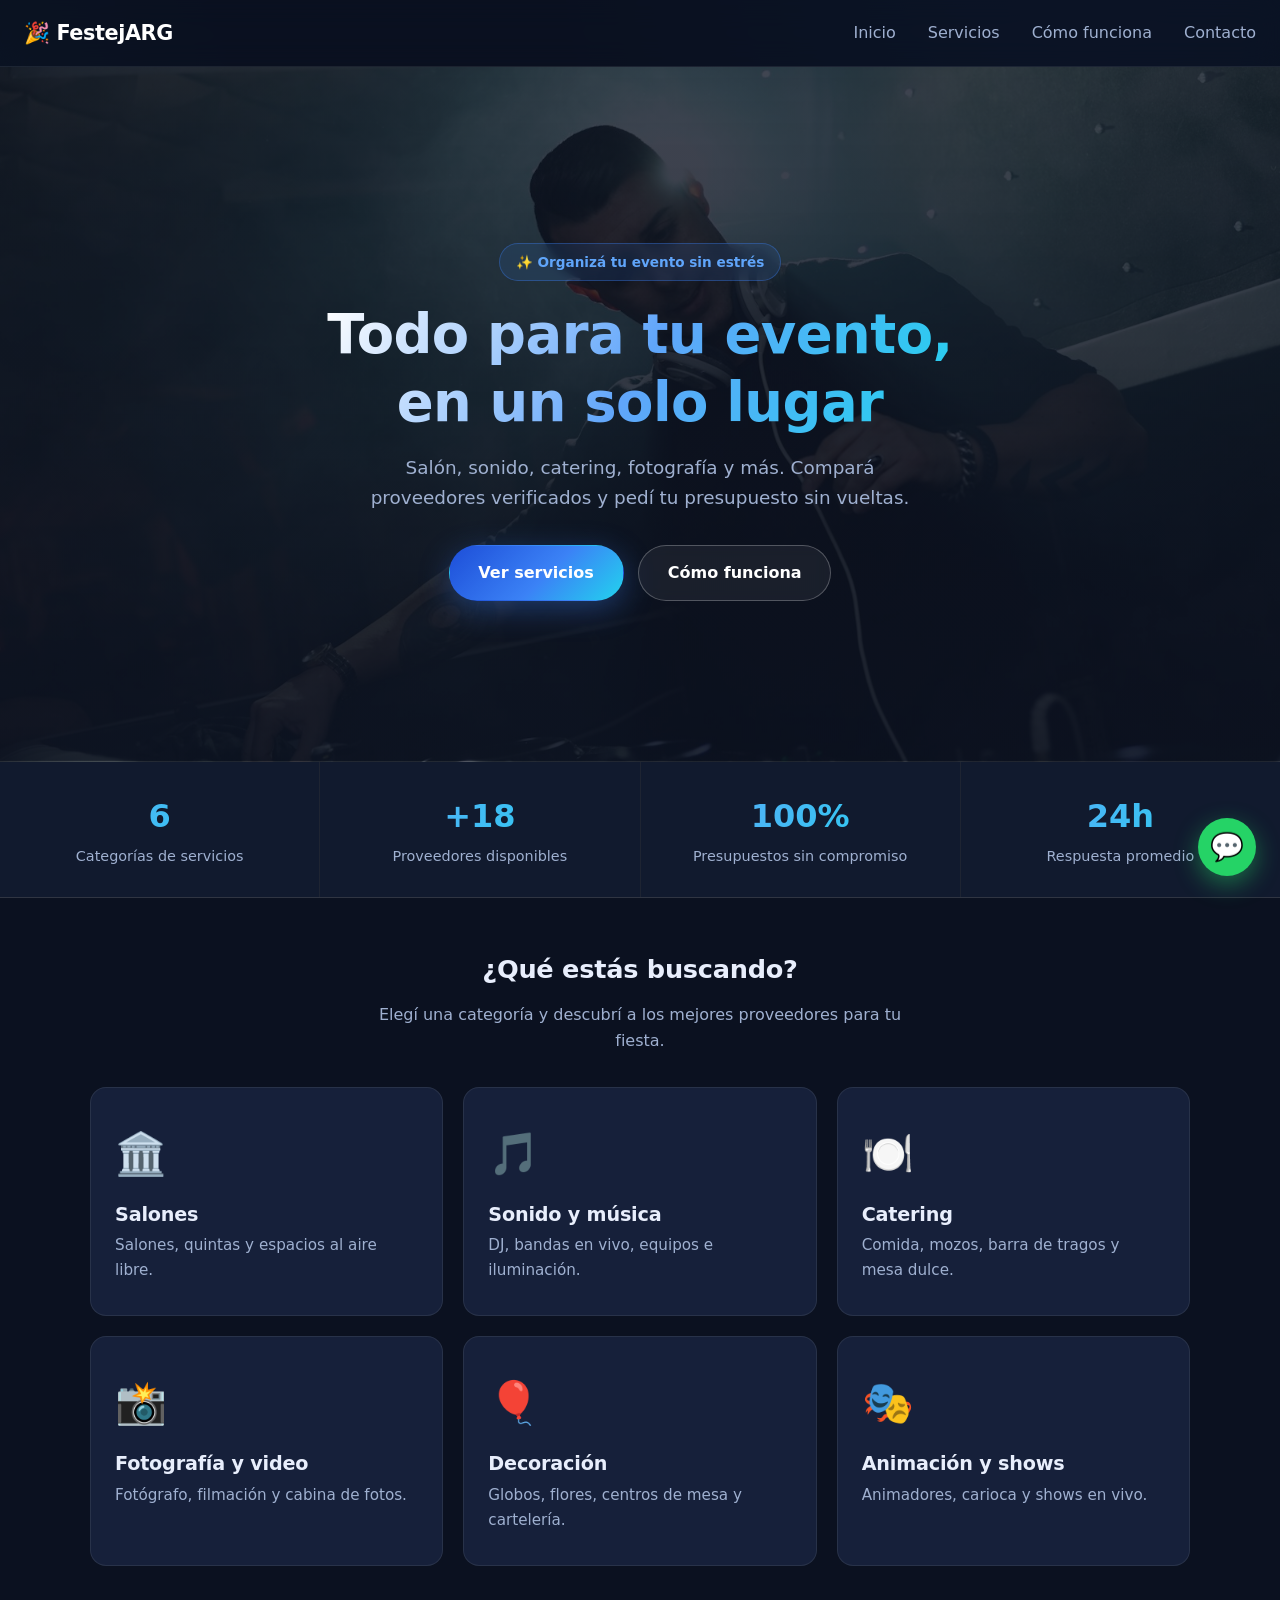
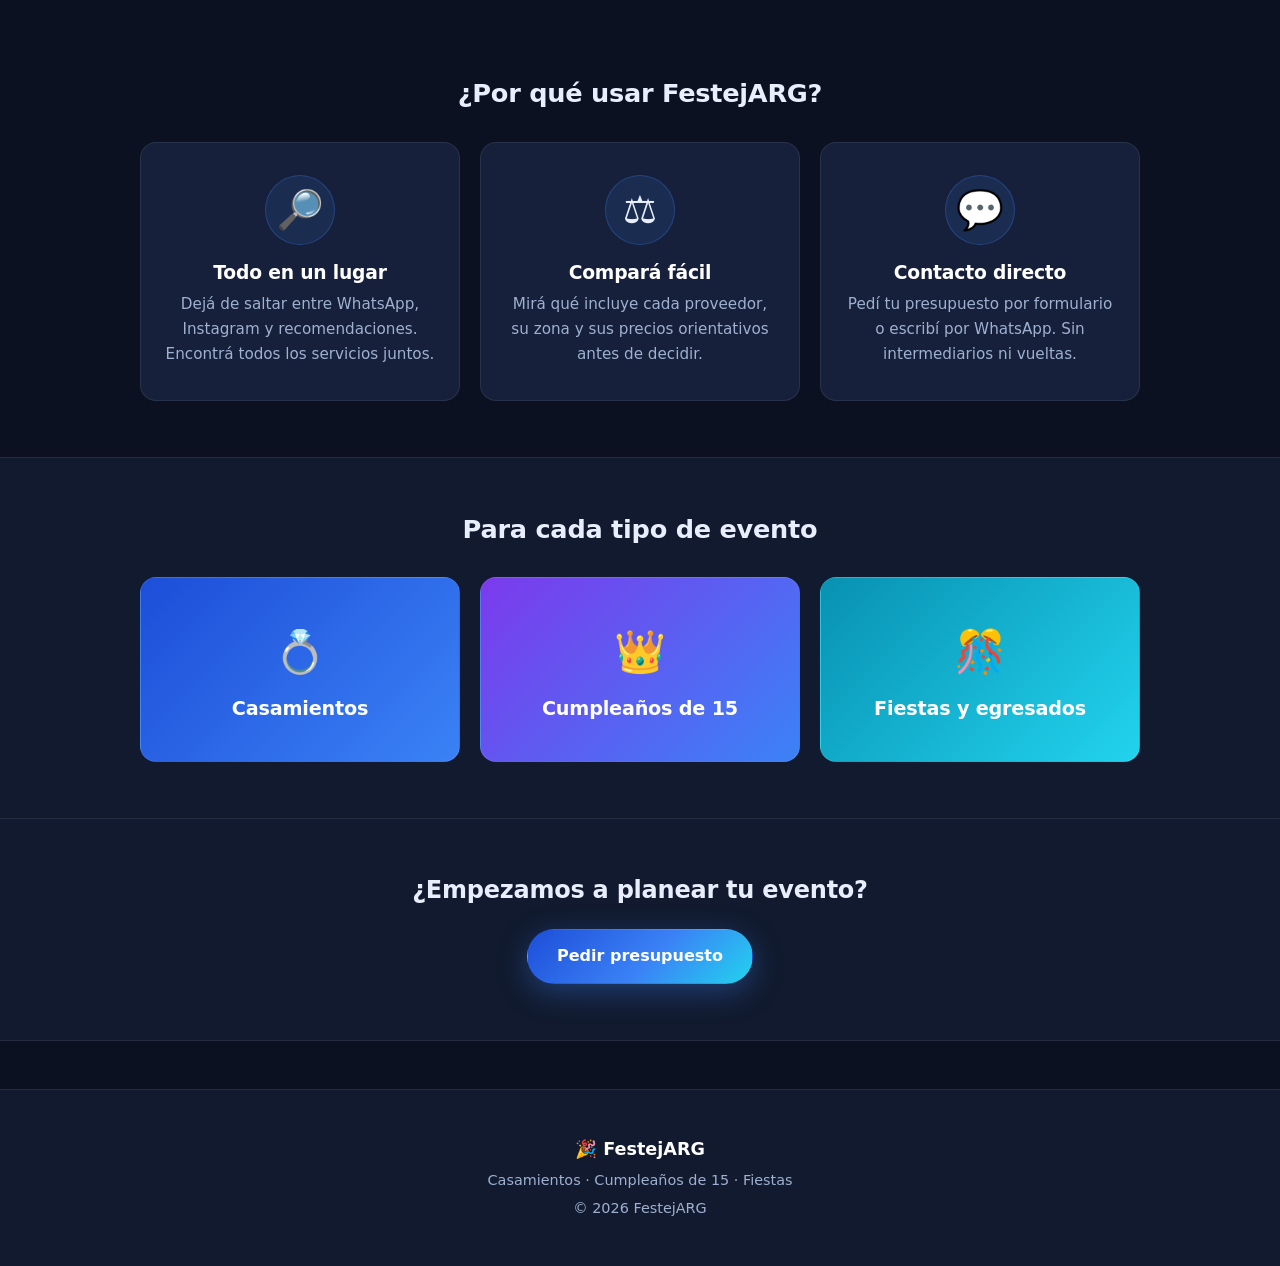
<file: frontend/index.html>
<!DOCTYPE html>
<html lang="es">
<head>
    <meta charset="UTF-8">
    <meta name="viewport" content="width=device-width, initial-scale=1.0">
    <title>FestejARG — Todo para tu evento en un solo lugar</title>
    <meta name="description" content="Contratá salón, sonido, catering, fotógrafo y más para tu casamiento, cumpleaños de 15 o fiesta.">
    <link rel="stylesheet" href="css/estilos.css">
</head>
<body>

    <!-- ===== HEADER (en todas las páginas) ===== -->
    <header class="header">
        <a href="index.html" class="logo">🎉 FestejARG</a>
        <nav class="nav" id="nav">
            <a href="index.html">Inicio</a>
            <a href="servicios.html">Servicios</a>
            <a href="como-funciona.html">Cómo funciona</a>
            <a href="contacto.html">Contacto</a>
        </nav>
        <button class="nav-toggle" id="navToggle" aria-label="Abrir menú">☰</button>
    </header>

    <main>
        <!-- ===== HERO CON IMAGEN DE PORTADA ===== -->
        <section class="hero hero-portada">
            <div class="hero-contenido">
                <span class="hero-badge">✨ Organizá tu evento sin estrés</span>
                <h1>Todo para tu evento, en un solo lugar</h1>
                <p>Salón, sonido, catering, fotografía y más. Compará proveedores verificados y pedí tu presupuesto sin vueltas.</p>
                <div class="hero-acciones">
                    <a href="servicios.html" class="btn btn-primary">Ver servicios</a>
                    <a href="como-funciona.html" class="btn btn-ghost">Cómo funciona</a>
                </div>
            </div>
        </section>

        <!-- ===== FRANJA DE ESTADÍSTICAS ===== -->
        <section class="stats">
            <div class="stat">
                <span class="stat-num">6</span>
                <span class="stat-label">Categorías de servicios</span>
            </div>
            <div class="stat">
                <span class="stat-num">+18</span>
                <span class="stat-label">Proveedores disponibles</span>
            </div>
            <div class="stat">
                <span class="stat-num">100%</span>
                <span class="stat-label">Presupuestos sin compromiso</span>
            </div>
            <div class="stat">
                <span class="stat-num">24h</span>
                <span class="stat-label">Respuesta promedio</span>
            </div>
        </section>

        <!-- ===== CATEGORÍAS ===== -->
        <section class="categorias">
            <h2>¿Qué estás buscando?</h2>
            <p class="seccion-intro">Elegí una categoría y descubrí a los mejores proveedores para tu fiesta.</p>
            <div class="grid-categorias" id="gridCategorias">
                <!-- Las tarjetas se generan desde js/datos.js -->
            </div>
        </section>

        <!-- ===== POR QUÉ ELEGIRNOS ===== -->
        <section class="beneficios">
            <h2>¿Por qué usar FestejARG?</h2>
            <div class="grid-beneficios">
                <article class="beneficio">
                    <div class="beneficio-icono">🔎</div>
                    <h3>Todo en un lugar</h3>
                    <p>Dejá de saltar entre WhatsApp, Instagram y recomendaciones. Encontrá todos los servicios juntos.</p>
                </article>
                <article class="beneficio">
                    <div class="beneficio-icono">⚖️</div>
                    <h3>Compará fácil</h3>
                    <p>Mirá qué incluye cada proveedor, su zona y sus precios orientativos antes de decidir.</p>
                </article>
                <article class="beneficio">
                    <div class="beneficio-icono">💬</div>
                    <h3>Contacto directo</h3>
                    <p>Pedí tu presupuesto por formulario o escribí por WhatsApp. Sin intermediarios ni vueltas.</p>
                </article>
            </div>
        </section>

        <!-- ===== TIPOS DE EVENTO ===== -->
        <section class="eventos">
            <h2>Para cada tipo de evento</h2>
            <div class="grid-eventos">
                <div class="evento-card evento-casamiento">
                    <span>💍</span>
                    <h3>Casamientos</h3>
                </div>
                <div class="evento-card evento-15">
                    <span>👑</span>
                    <h3>Cumpleaños de 15</h3>
                </div>
                <div class="evento-card evento-fiesta">
                    <span>🎊</span>
                    <h3>Fiestas y egresados</h3>
                </div>
            </div>
        </section>

        <!-- ===== LLAMADA A LA ACCIÓN FINAL ===== -->
        <section class="cta">
            <h2>¿Empezamos a planear tu evento?</h2>
            <a href="contacto.html" class="btn btn-primary">Pedir presupuesto</a>
        </section>
    </main>

    <!-- ===== FOOTER (en todas las páginas) ===== -->
    <footer class="footer">
        <p>🎉 FestejARG</p>
        <p>Casamientos · Cumpleaños de 15 · Fiestas</p>
        <p>&copy; 2026 FestejARG</p>
    </footer>

    <!-- ===== BOTÓN FLOTANTE WHATSAPP ===== -->
    <a href="https://wa.me/5490000000000" class="whatsapp-float" target="_blank" aria-label="Contactar por WhatsApp">💬</a>

    <script src="js/datos.js"></script>
    <script src="js/main.js"></script>
</body>
</html>
</file>
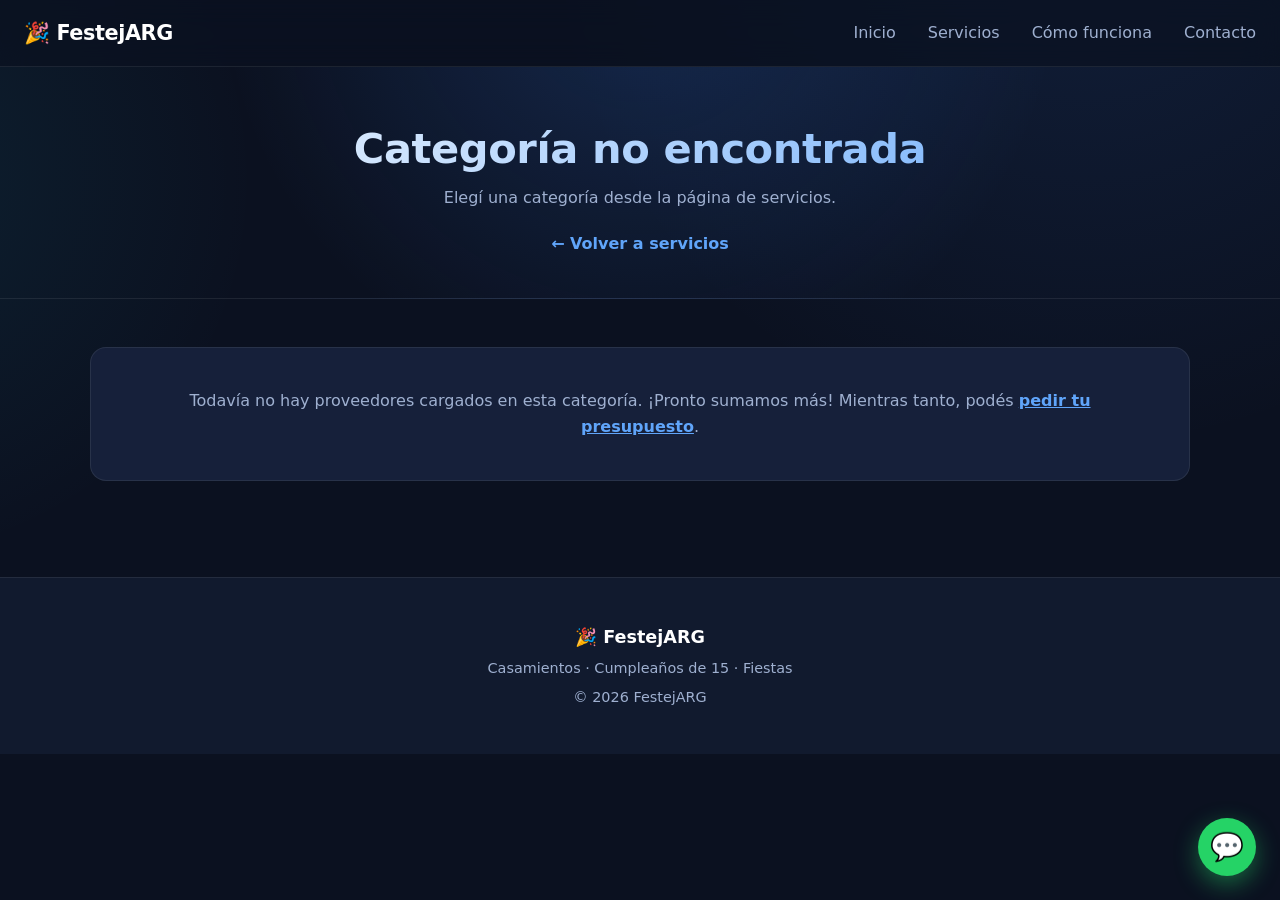
<file: frontend/categoria.html>
<!DOCTYPE html>
<html lang="es">
<head>
    <meta charset="UTF-8">
    <meta name="viewport" content="width=device-width, initial-scale=1.0">
    <title>Proveedores — FestejARG</title>
    <meta name="description" content="Proveedores disponibles para tu evento en la categoría elegida.">
    <link rel="stylesheet" href="css/estilos.css">
</head>
<body>

    <!-- ===== HEADER ===== -->
    <header class="header">
        <a href="index.html" class="logo">🎉 FestejARG</a>
        <nav class="nav" id="nav">
            <a href="index.html">Inicio</a>
            <a href="servicios.html">Servicios</a>
            <a href="como-funciona.html">Cómo funciona</a>
            <a href="contacto.html">Contacto</a>
        </nav>
        <button class="nav-toggle" id="navToggle" aria-label="Abrir menú">☰</button>
    </header>

    <!-- ===== ENCABEZADO DE PÁGINA (se completa con JS) ===== -->
    <section class="page-header">
        <h1 id="tituloCategoria">Proveedores</h1>
        <p id="descCategoria">Elegí un proveedor para ver su ficha completa.</p>
        <a href="servicios.html" class="volver">← Volver a servicios</a>
    </section>

    <!-- ===== LISTADO DE PROVEEDORES ===== -->
    <main class="listado">
        <div class="grid-proveedores" id="gridProveedores">
            <!-- Las tarjetas se generan desde js/categoria.js -->
        </div>
    </main>

    <!-- ===== FOOTER ===== -->
    <footer class="footer">
        <p>🎉 FestejARG</p>
        <p>Casamientos · Cumpleaños de 15 · Fiestas</p>
        <p>&copy; 2026 FestejARG</p>
    </footer>

    <a href="https://wa.me/5490000000000" class="whatsapp-float" target="_blank" aria-label="Contactar por WhatsApp">💬</a>

    <script src="js/datos.js"></script>
    <script src="js/main.js"></script>
    <script src="js/categoria.js"></script>
</body>
</html>
</file>
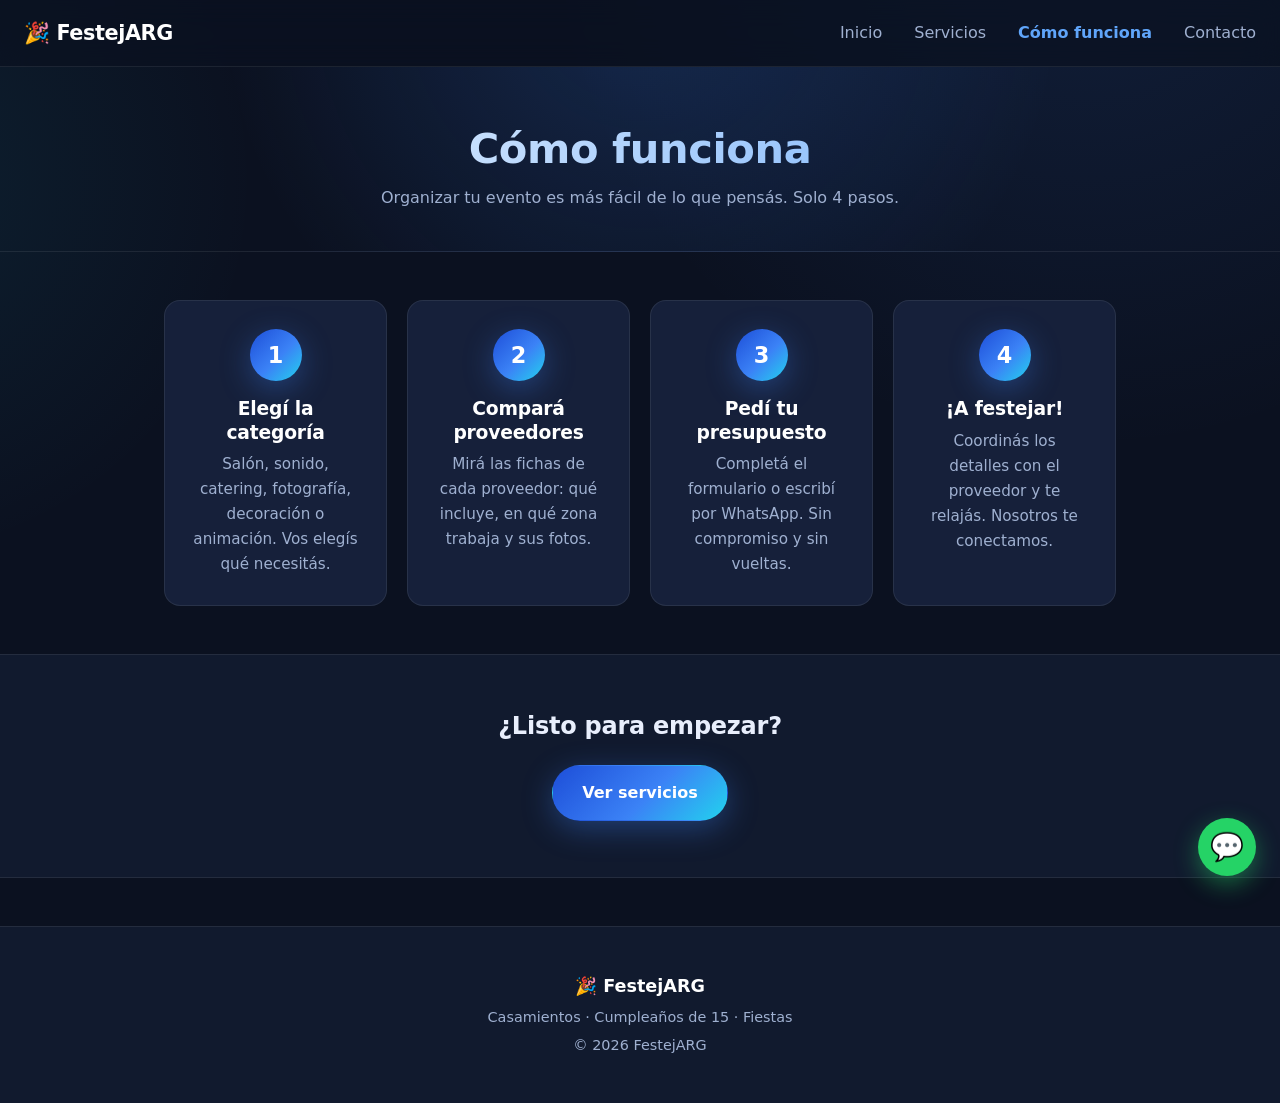
<file: frontend/como-funciona.html>
<!DOCTYPE html>
<html lang="es">
<head>
    <meta charset="UTF-8">
    <meta name="viewport" content="width=device-width, initial-scale=1.0">
    <title>Cómo funciona — FestejARG</title>
    <meta name="description" content="En 4 pasos simples contratás todo para tu evento con FestejARG.">
    <link rel="stylesheet" href="css/estilos.css">
</head>
<body>

    <!-- ===== HEADER ===== -->
    <header class="header">
        <a href="index.html" class="logo">🎉 FestejARG</a>
        <nav class="nav" id="nav">
            <a href="index.html">Inicio</a>
            <a href="servicios.html">Servicios</a>
            <a href="como-funciona.html" class="activo">Cómo funciona</a>
            <a href="contacto.html">Contacto</a>
        </nav>
        <button class="nav-toggle" id="navToggle" aria-label="Abrir menú">☰</button>
    </header>

    <!-- ===== ENCABEZADO DE PÁGINA ===== -->
    <section class="page-header">
        <h1>Cómo funciona</h1>
        <p>Organizar tu evento es más fácil de lo que pensás. Solo 4 pasos.</p>
    </section>

    <!-- ===== PASOS ===== -->
    <main class="pasos">
        <article class="paso">
            <div class="paso-num">1</div>
            <h3>Elegí la categoría</h3>
            <p>Salón, sonido, catering, fotografía, decoración o animación. Vos elegís qué necesitás.</p>
        </article>

        <article class="paso">
            <div class="paso-num">2</div>
            <h3>Compará proveedores</h3>
            <p>Mirá las fichas de cada proveedor: qué incluye, en qué zona trabaja y sus fotos.</p>
        </article>

        <article class="paso">
            <div class="paso-num">3</div>
            <h3>Pedí tu presupuesto</h3>
            <p>Completá el formulario o escribí por WhatsApp. Sin compromiso y sin vueltas.</p>
        </article>

        <article class="paso">
            <div class="paso-num">4</div>
            <h3>¡A festejar!</h3>
            <p>Coordinás los detalles con el proveedor y te relajás. Nosotros te conectamos.</p>
        </article>
    </main>

    <!-- ===== LLAMADA A LA ACCIÓN ===== -->
    <section class="cta">
        <h2>¿Listo para empezar?</h2>
        <a href="servicios.html" class="btn btn-primary">Ver servicios</a>
    </section>

    <!-- ===== FOOTER ===== -->
    <footer class="footer">
        <p>🎉 FestejARG</p>
        <p>Casamientos · Cumpleaños de 15 · Fiestas</p>
        <p>&copy; 2026 FestejARG</p>
    </footer>

    <a href="https://wa.me/5490000000000" class="whatsapp-float" target="_blank" aria-label="Contactar por WhatsApp">💬</a>

    <script src="js/datos.js"></script>
    <script src="js/main.js"></script>
</body>
</html>
</file>
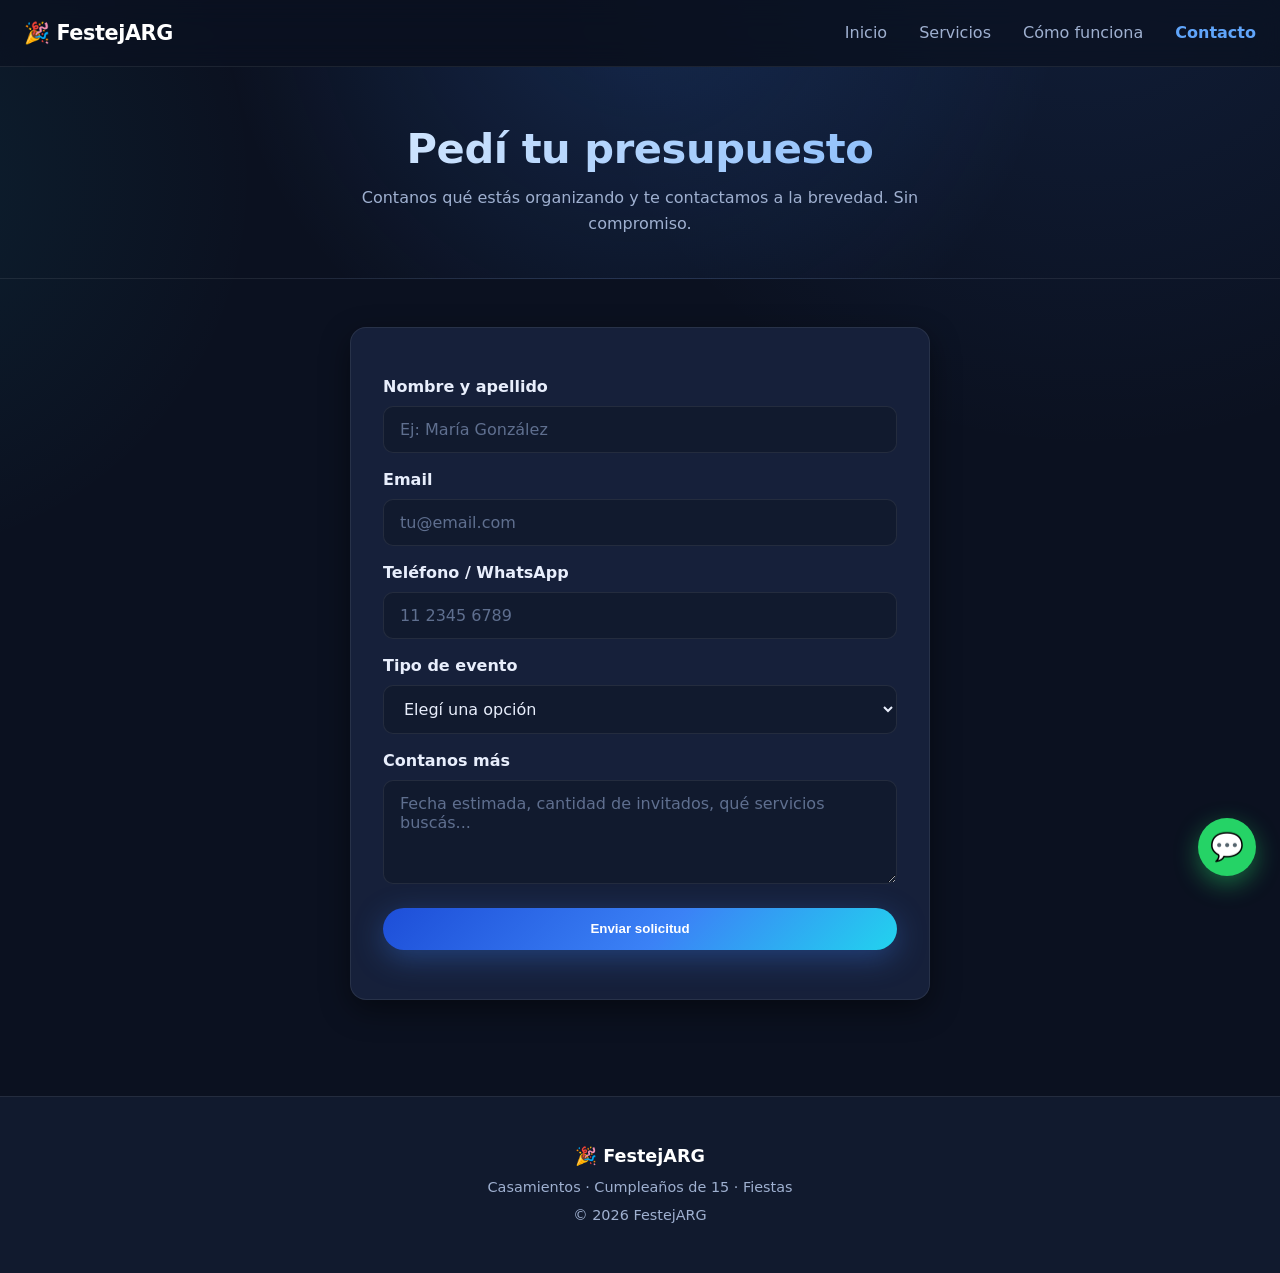
<file: frontend/contacto.html>
<!DOCTYPE html>
<html lang="es">
<head>
    <meta charset="UTF-8">
    <meta name="viewport" content="width=device-width, initial-scale=1.0">
    <title>Pedir presupuesto — FestejARG</title>
    <meta name="description" content="Pedí tu presupuesto sin compromiso. Contanos qué evento organizás y te contactamos.">
    <link rel="stylesheet" href="css/estilos.css">
</head>
<body>

    <!-- ===== HEADER ===== -->
    <header class="header">
        <a href="index.html" class="logo">🎉 FestejARG</a>
        <nav class="nav" id="nav">
            <a href="index.html">Inicio</a>
            <a href="servicios.html">Servicios</a>
            <a href="como-funciona.html">Cómo funciona</a>
            <a href="contacto.html" class="activo">Contacto</a>
        </nav>
        <button class="nav-toggle" id="navToggle" aria-label="Abrir menú">☰</button>
    </header>

    <!-- ===== ENCABEZADO DE PÁGINA ===== -->
    <section class="page-header">
        <h1>Pedí tu presupuesto</h1>
        <p>Contanos qué estás organizando y te contactamos a la brevedad. Sin compromiso.</p>
    </section>

    <!-- ===== FORMULARIO ===== -->
    <main class="form-wrap">
        <form class="form" id="formContacto" novalidate>
            <label for="nombre">Nombre y apellido</label>
            <input type="text" id="nombre" name="nombre" placeholder="Ej: María González">

            <label for="email">Email</label>
            <input type="email" id="email" name="email" placeholder="tu@email.com">

            <label for="telefono">Teléfono / WhatsApp</label>
            <input type="tel" id="telefono" name="telefono" placeholder="11 2345 6789">

            <label for="tipo">Tipo de evento</label>
            <select id="tipo" name="tipo">
                <option value="">Elegí una opción</option>
                <option value="casamiento">Casamiento</option>
                <option value="15">Cumpleaños de 15</option>
                <option value="fiesta">Fiesta / otro</option>
            </select>

            <label for="mensaje">Contanos más</label>
            <textarea id="mensaje" name="mensaje" rows="4" placeholder="Fecha estimada, cantidad de invitados, qué servicios buscás..."></textarea>

            <button type="submit" class="btn btn-form">Enviar solicitud</button>

            <p class="form-msg" id="formMsg"></p>
        </form>
    </main>

    <!-- ===== FOOTER ===== -->
    <footer class="footer">
        <p>🎉 FestejARG</p>
        <p>Casamientos · Cumpleaños de 15 · Fiestas</p>
        <p>&copy; 2026 FestejARG</p>
    </footer>

    <a href="https://wa.me/5490000000000" class="whatsapp-float" target="_blank" aria-label="Contactar por WhatsApp">💬</a>

    <script src="js/datos.js"></script>
    <script src="js/main.js"></script>
    <script src="js/contacto.js"></script>
</body>
</html>
</file>
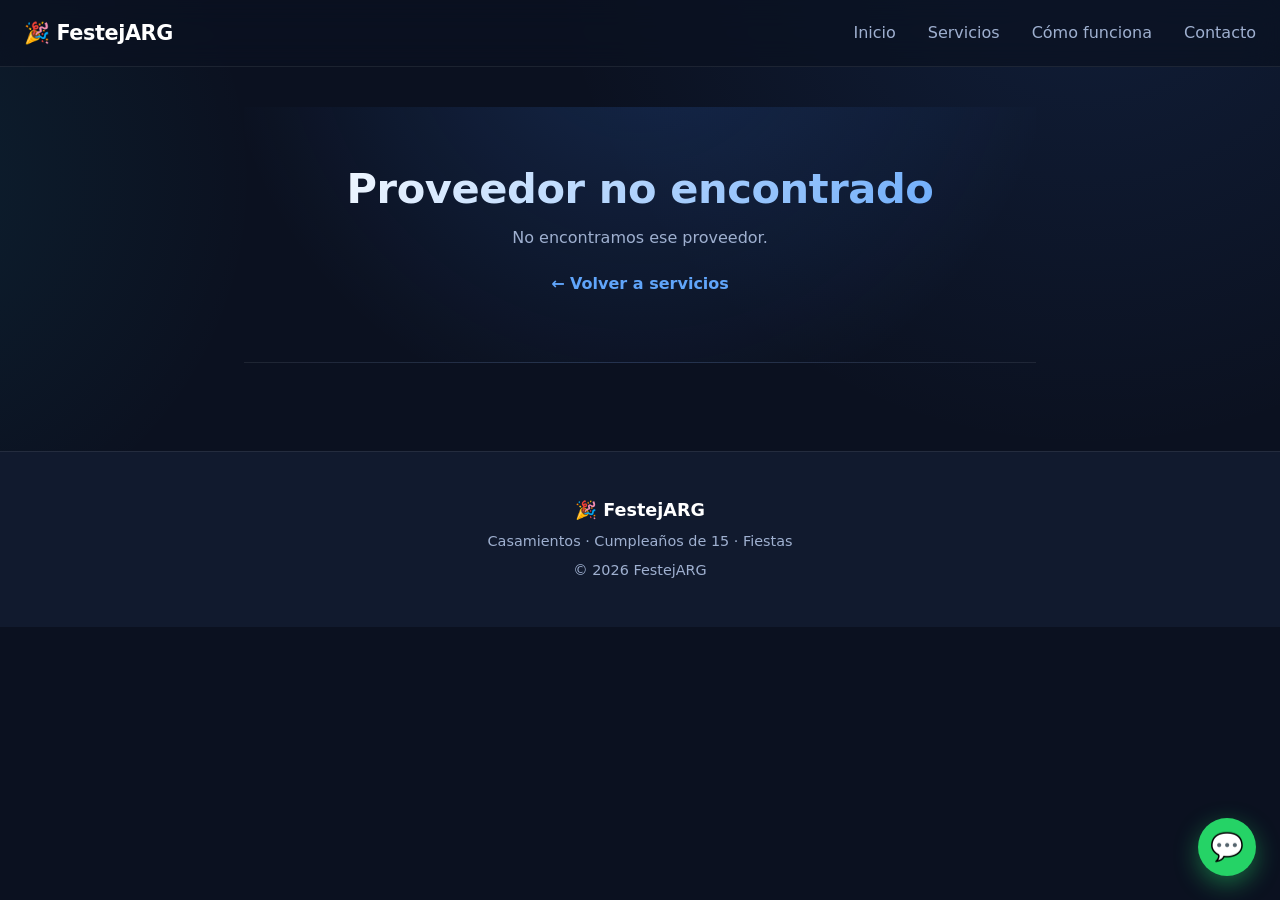
<file: frontend/proveedor.html>
<!DOCTYPE html>
<html lang="es">
<head>
    <meta charset="UTF-8">
    <meta name="viewport" content="width=device-width, initial-scale=1.0">
    <title>Ficha del proveedor — FestejARG</title>
    <meta name="description" content="Detalle del proveedor: qué incluye, zona y contacto para pedir presupuesto.">
    <link rel="stylesheet" href="css/estilos.css">
</head>
<body>

    <!-- ===== HEADER ===== -->
    <header class="header">
        <a href="index.html" class="logo">🎉 FestejARG</a>
        <nav class="nav" id="nav">
            <a href="index.html">Inicio</a>
            <a href="servicios.html">Servicios</a>
            <a href="como-funciona.html">Cómo funciona</a>
            <a href="contacto.html">Contacto</a>
        </nav>
        <button class="nav-toggle" id="navToggle" aria-label="Abrir menú">☰</button>
    </header>

    <!-- ===== FICHA (se completa con JS) ===== -->
    <main class="ficha" id="ficha">
        <!-- El detalle del proveedor se genera desde js/proveedor.js -->
    </main>

    <!-- ===== FOOTER ===== -->
    <footer class="footer">
        <p>🎉 FestejARG</p>
        <p>Casamientos · Cumpleaños de 15 · Fiestas</p>
        <p>&copy; 2026 FestejARG</p>
    </footer>

    <a href="https://wa.me/5490000000000" class="whatsapp-float" target="_blank" aria-label="Contactar por WhatsApp">💬</a>

    <script src="js/datos.js"></script>
    <script src="js/main.js"></script>
    <script src="js/proveedor.js"></script>
</body>
</html>
</file>
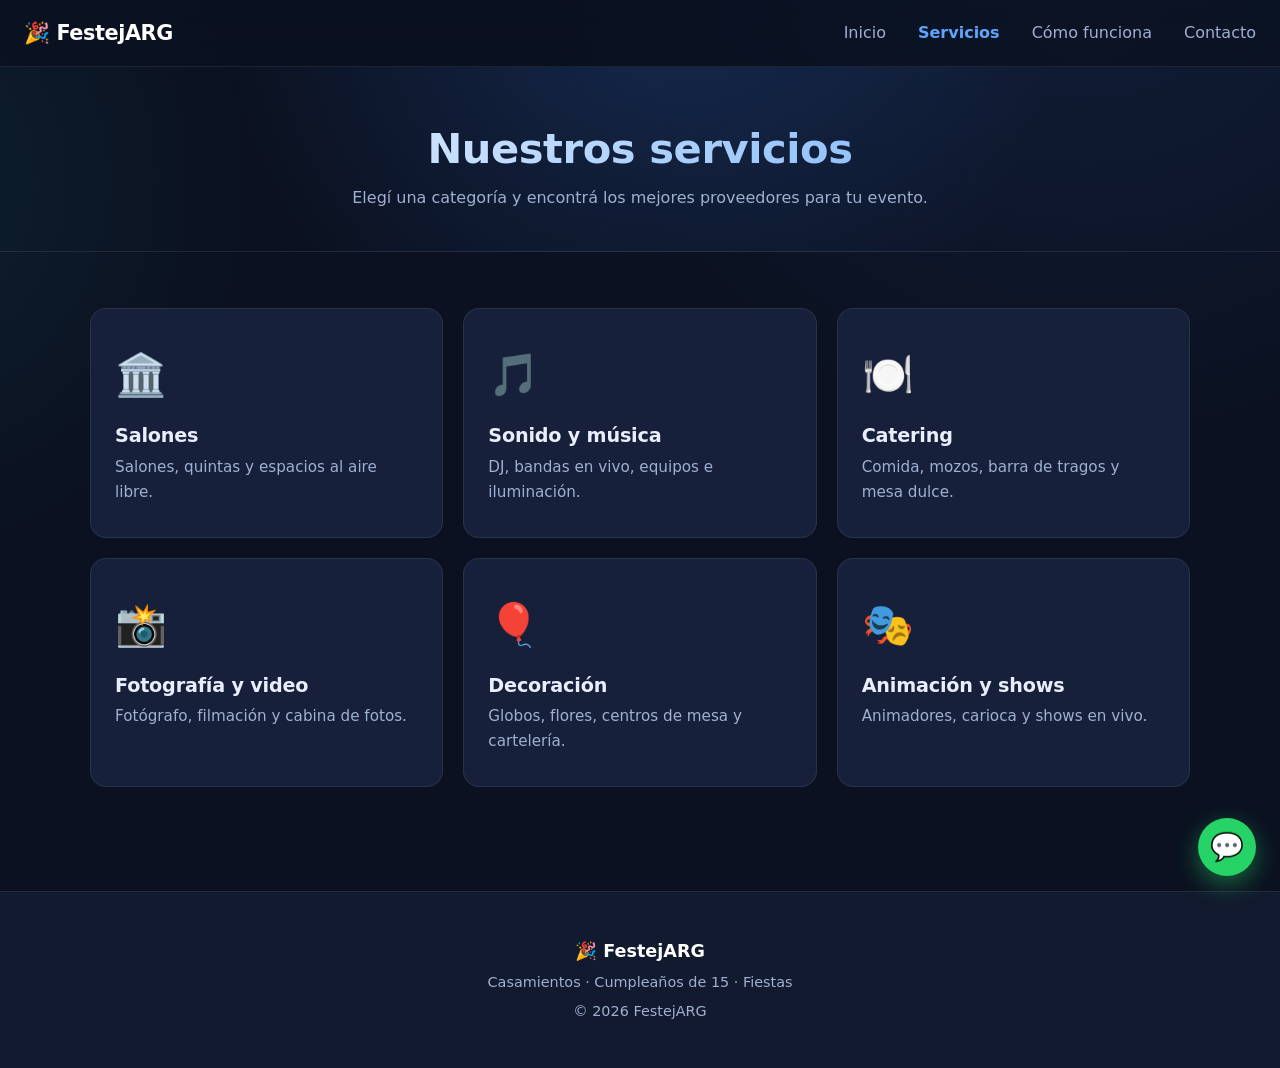
<file: frontend/servicios.html>
<!DOCTYPE html>
<html lang="es">
<head>
    <meta charset="UTF-8">
    <meta name="viewport" content="width=device-width, initial-scale=1.0">
    <title>Servicios — FestejARG</title>
    <meta name="description" content="Todas las categorías de servicios para tu evento: salones, sonido, catering, fotografía, decoración y animación.">
    <link rel="stylesheet" href="css/estilos.css">
</head>
<body>

    <!-- ===== HEADER ===== -->
    <header class="header">
        <a href="index.html" class="logo">🎉 FestejARG</a>
        <nav class="nav" id="nav">
            <a href="index.html">Inicio</a>
            <a href="servicios.html" class="activo">Servicios</a>
            <a href="como-funciona.html">Cómo funciona</a>
            <a href="contacto.html">Contacto</a>
        </nav>
        <button class="nav-toggle" id="navToggle" aria-label="Abrir menú">☰</button>
    </header>

    <!-- ===== ENCABEZADO DE PÁGINA ===== -->
    <section class="page-header">
        <h1>Nuestros servicios</h1>
        <p>Elegí una categoría y encontrá los mejores proveedores para tu evento.</p>
    </section>

    <!-- ===== CATEGORÍAS ===== -->
    <main class="categorias">
        <div class="grid-categorias" id="gridCategorias">
            <!-- Las tarjetas se generan desde js/datos.js -->
        </div>
    </main>

    <!-- ===== FOOTER ===== -->
    <footer class="footer">
        <p>🎉 FestejARG</p>
        <p>Casamientos · Cumpleaños de 15 · Fiestas</p>
        <p>&copy; 2026 FestejARG</p>
    </footer>

    <a href="https://wa.me/5490000000000" class="whatsapp-float" target="_blank" aria-label="Contactar por WhatsApp">💬</a>

    <script src="js/datos.js"></script>
    <script src="js/main.js"></script>
</body>
</html>
</file>
<file: frontend/css/estilos.css>
/* ============================================================
   FestejARG — Hoja de estilos
   Tema oscuro profesional con acentos en azul.
   Mobile-first + responsive.
   ============================================================ */

/* ===== Variables de marca ===== */
:root {
    /* Azules / tema oscuro */
    --azul:          #3b82f6;   /* azul principal (acento) */
    --azul-claro:    #60a5fa;   /* azul para hover / brillos */
    --azul-profundo: #1d4ed8;   /* azul fuerte */
    --cian:          #22d3ee;   /* acento secundario (degradés) */

    /* Fondos oscuros */
    --fondo:         #0b1120;   /* fondo general (casi negro azulado) */
    --fondo-2:       #111a2e;   /* fondo de secciones */
    --superficie:    #16203a;   /* tarjetas / superficies */
    --superficie-2:  #1c2947;   /* hover de superficies */
    --borde:         rgba(255, 255, 255, 0.08);

    /* Texto */
    --texto:         #e8eefc;   /* texto principal */
    --texto-suave:   #9fb0d0;   /* texto secundario */

    /* Efectos */
    --sombra:        0 10px 30px rgba(0, 0, 0, 0.45);
    --sombra-azul:   0 8px 30px rgba(59, 130, 246, 0.35);
    --radio:         16px;
    --grad: linear-gradient(135deg, var(--azul-profundo), var(--azul) 55%, var(--cian));
    --transicion:    0.25s ease;
}

/* ===== Reset ===== */
* { margin: 0; padding: 0; box-sizing: border-box; }

html { scroll-behavior: smooth; }

body {
    font-family: 'Segoe UI', system-ui, -apple-system, sans-serif;
    color: var(--texto);
    background: var(--fondo);
    line-height: 1.65;
    /* Sutil resplandor azul de fondo */
    background-image:
        radial-gradient(900px circle at 85% -10%, rgba(59, 130, 246, 0.12), transparent 60%),
        radial-gradient(700px circle at -10% 20%, rgba(34, 211, 238, 0.08), transparent 55%);
    background-attachment: fixed;
}

h1, h2, h3 { line-height: 1.25; letter-spacing: -0.01em; }

a { color: var(--azul-claro); }

/* ===== Header ===== */
.header {
    display: flex;
    align-items: center;
    justify-content: space-between;
    padding: 1rem 1.5rem;
    background: rgba(11, 17, 32, 0.72);
    backdrop-filter: blur(14px);
    -webkit-backdrop-filter: blur(14px);
    border-bottom: 1px solid var(--borde);
    color: #fff;
    position: sticky;
    top: 0;
    z-index: 100;
}

.logo {
    color: #fff;
    font-weight: 800;
    font-size: 1.3rem;
    text-decoration: none;
    letter-spacing: -0.02em;
}

.nav { display: none; flex-direction: column; gap: 0.75rem; }
.nav.abierto {
    display: flex;
    position: absolute;
    top: 100%;
    left: 0;
    right: 0;
    background: rgba(11, 17, 32, 0.96);
    backdrop-filter: blur(14px);
    padding: 1rem 1.5rem 1.25rem;
    border-bottom: 1px solid var(--borde);
}
.nav a {
    color: var(--texto-suave);
    text-decoration: none;
    font-weight: 500;
    transition: color var(--transicion);
}
.nav a:hover { color: #fff; }
.nav a.activo { color: var(--azul-claro); font-weight: 700; }

.nav-toggle {
    background: none; border: none; color: #fff;
    font-size: 1.6rem; cursor: pointer; line-height: 1;
}

/* ===== Hero ===== */
.hero {
    padding: 5rem 1.5rem 4.5rem;
    text-align: center;
    position: relative;
    overflow: hidden;
    border-bottom: 1px solid var(--borde);
}
.hero::before {
    content: "";
    position: absolute;
    inset: 0;
    background:
        radial-gradient(600px circle at 50% 0%, rgba(59, 130, 246, 0.25), transparent 60%);
    pointer-events: none;
}
.hero > * { position: relative; z-index: 1; }
.hero-badge {
    display: inline-block;
    margin-bottom: 1.25rem;
    padding: 0.4rem 1rem;
    font-size: 0.85rem;
    font-weight: 600;
    color: var(--azul-claro);
    background: rgba(59, 130, 246, 0.12);
    border: 1px solid rgba(59, 130, 246, 0.35);
    border-radius: 999px;
    backdrop-filter: blur(6px);
}
.hero h1 {
    font-size: 2.1rem;
    margin-bottom: 1rem;
    background: linear-gradient(120deg, #fff, var(--azul-claro), var(--cian));
    -webkit-background-clip: text;
    background-clip: text;
    -webkit-text-fill-color: transparent;
}
.hero p {
    color: var(--texto-suave);
    max-width: 560px;
    margin: 0 auto 2rem;
    font-size: 1.05rem;
}

/* ===== Botones ===== */
.btn {
    display: inline-block;
    padding: 0.85rem 1.8rem;
    border-radius: 999px;
    text-decoration: none;
    font-weight: 600;
    cursor: pointer;
    border: 1px solid transparent;
    transition: transform var(--transicion), box-shadow var(--transicion), background var(--transicion);
}
.btn-primary {
    background: var(--grad);
    color: #fff;
    box-shadow: var(--sombra-azul);
}
.btn-primary:hover { transform: translateY(-2px); box-shadow: 0 12px 36px rgba(59, 130, 246, 0.5); }
.btn-ghost {
    background: rgba(255, 255, 255, 0.06);
    color: #fff;
    border: 1px solid rgba(255, 255, 255, 0.25);
    backdrop-filter: blur(6px);
}
.btn-ghost:hover { background: rgba(255, 255, 255, 0.14); transform: translateY(-2px); }

/* ===== Hero con imagen de portada ===== */
.hero-portada {
    padding: 0;
    min-height: 480px;
    display: flex;
    align-items: center;
    justify-content: center;
    text-align: center;
    /* Overlay oscuro azulado + foto de bola de disco (Unsplash, libre de uso, guardada en img/) */
    background:
        linear-gradient(180deg, rgba(11, 17, 32, 0.78), rgba(11, 17, 32, 0.9)),
        url('../img/portada.jpg');
    background-size: cover;
    background-position: center;
}
.hero-portada::before { display: none; }
.hero-contenido {
    max-width: 680px;
    padding: 4rem 1.5rem;
    position: relative;
    z-index: 1;
}
.hero-acciones {
    display: flex;
    gap: 0.9rem;
    justify-content: center;
    flex-wrap: wrap;
}

/* ===== Franja de estadísticas ===== */
.stats {
    display: grid;
    grid-template-columns: repeat(2, 1fr);
    gap: 1px;
    background: var(--borde);
    border-bottom: 1px solid var(--borde);
}
.stat {
    background: var(--fondo-2);
    padding: 1.75rem 1rem;
    text-align: center;
}
.stat-num {
    display: block;
    font-size: 2rem;
    font-weight: 800;
    background: linear-gradient(120deg, var(--azul-claro), var(--cian));
    -webkit-background-clip: text;
    background-clip: text;
    -webkit-text-fill-color: transparent;
}
.stat-label { color: var(--texto-suave); font-size: 0.9rem; }

/* ===== Intro de sección ===== */
.seccion-intro {
    color: var(--texto-suave);
    max-width: 560px;
    margin: -1rem auto 2rem;
}

/* ===== Beneficios (por qué elegirnos) ===== */
.beneficios { padding: 3.5rem 1.5rem; text-align: center; }
.beneficios h2 { margin-bottom: 2rem; font-size: 1.6rem; }
.grid-beneficios {
    display: grid;
    grid-template-columns: 1fr;
    gap: 1.25rem;
    max-width: 1000px;
    margin: 0 auto;
}
.beneficio {
    background: var(--superficie);
    border: 1px solid var(--borde);
    border-radius: var(--radio);
    padding: 2rem 1.5rem;
    transition: transform var(--transicion), border-color var(--transicion);
}
.beneficio:hover { transform: translateY(-4px); border-color: rgba(59, 130, 246, 0.5); }
.beneficio-icono {
    font-size: 2.4rem;
    width: 70px;
    height: 70px;
    margin: 0 auto 1rem;
    display: flex;
    align-items: center;
    justify-content: center;
    background: rgba(59, 130, 246, 0.12);
    border: 1px solid rgba(59, 130, 246, 0.3);
    border-radius: 50%;
}
.beneficio h3 { color: #fff; margin-bottom: 0.5rem; }
.beneficio p { color: var(--texto-suave); font-size: 0.95rem; }

/* ===== Tipos de evento ===== */
.eventos { padding: 3.5rem 1.5rem; text-align: center; background: var(--fondo-2); border-top: 1px solid var(--borde); }
.eventos h2 { margin-bottom: 2rem; font-size: 1.6rem; }
.grid-eventos {
    display: grid;
    grid-template-columns: 1fr;
    gap: 1.25rem;
    max-width: 1000px;
    margin: 0 auto;
}
.evento-card {
    border-radius: var(--radio);
    padding: 2.5rem 1.5rem;
    color: #fff;
    position: relative;
    overflow: hidden;
    border: 1px solid var(--borde);
}
.evento-card span { font-size: 2.6rem; display: block; margin-bottom: 0.6rem; }
.evento-card h3 { font-size: 1.2rem; }
.evento-casamiento { background: linear-gradient(135deg, #1d4ed8, #3b82f6); }
.evento-15 { background: linear-gradient(135deg, #7c3aed, #3b82f6); }
.evento-fiesta { background: linear-gradient(135deg, #0891b2, #22d3ee); }

/* ===== Encabezado de página interna ===== */
.page-header {
    padding: 3.5rem 1.5rem 2.5rem;
    text-align: center;
    position: relative;
    border-bottom: 1px solid var(--borde);
    background: radial-gradient(700px circle at 50% -40%, rgba(59, 130, 246, 0.2), transparent 60%);
}
.page-header h1 {
    font-size: 2rem;
    margin-bottom: 0.6rem;
    background: linear-gradient(120deg, #fff, var(--azul-claro));
    -webkit-background-clip: text;
    background-clip: text;
    -webkit-text-fill-color: transparent;
}
.page-header p { color: var(--texto-suave); max-width: 640px; margin: 0 auto; }

.volver {
    display: inline-block;
    margin-top: 1.25rem;
    color: var(--azul-claro);
    text-decoration: none;
    font-weight: 600;
    transition: color var(--transicion);
}
.volver:hover { color: #fff; }

/* ===== Categorías ===== */
.categorias { padding: 3.5rem 1.5rem; text-align: center; }
.categorias h2 { margin-bottom: 2rem; font-size: 1.6rem; }

.grid-categorias {
    display: grid;
    grid-template-columns: 1fr;
    gap: 1.25rem;
    max-width: 1100px;
    margin: 0 auto;
}

.card-categoria {
    background: var(--superficie);
    border: 1px solid var(--borde);
    border-radius: var(--radio);
    padding: 2rem 1.5rem;
    text-decoration: none;
    color: var(--texto);
    text-align: left;
    position: relative;
    overflow: hidden;
    transition: transform var(--transicion), border-color var(--transicion), background var(--transicion);
}
.card-categoria::after {
    content: "";
    position: absolute;
    top: 0; left: 0; right: 0;
    height: 3px;
    background: var(--grad);
    transform: scaleX(0);
    transform-origin: left;
    transition: transform var(--transicion);
}
.card-categoria:hover {
    transform: translateY(-6px);
    border-color: rgba(59, 130, 246, 0.5);
    background: var(--superficie-2);
}
.card-categoria:hover::after { transform: scaleX(1); }
.card-categoria .icono {
    font-size: 2.6rem;
    display: inline-block;
    margin-bottom: 0.5rem;
}
.card-categoria h3 { margin: 0.4rem 0 0.4rem; font-size: 1.2rem; }
.card-categoria p { color: var(--texto-suave); font-size: 0.95rem; }

/* ===== Listado de proveedores ===== */
.listado { padding: 3rem 1.5rem; }

.grid-proveedores {
    display: grid;
    grid-template-columns: 1fr;
    gap: 1.25rem;
    max-width: 1100px;
    margin: 0 auto;
}

.card-proveedor {
    background: var(--superficie);
    border: 1px solid var(--borde);
    border-radius: var(--radio);
    padding: 1.6rem;
    text-decoration: none;
    color: var(--texto);
    transition: transform var(--transicion), border-color var(--transicion), background var(--transicion);
    display: flex;
    flex-direction: column;
    gap: 0.4rem;
}
.card-proveedor:hover {
    transform: translateY(-4px);
    border-color: rgba(59, 130, 246, 0.5);
    background: var(--superficie-2);
}
.card-proveedor h3 { color: #fff; font-size: 1.15rem; }
.card-proveedor .zona { font-size: 0.88rem; color: var(--texto-suave); }
.card-proveedor p { color: var(--texto-suave); font-size: 0.95rem; }
.card-proveedor .ver-mas { margin-top: 0.6rem; color: var(--azul-claro); font-weight: 600; }
.card-proveedor .precio-tag {
    color: var(--cian);
    font-weight: 700;
    font-size: 0.9rem;
    margin-top: 0.3rem;
}

.sin-resultados {
    grid-column: 1 / -1;
    text-align: center;
    background: var(--superficie);
    border: 1px solid var(--borde);
    border-radius: var(--radio);
    padding: 2.5rem;
    color: var(--texto-suave);
}
.sin-resultados a { color: var(--azul-claro); font-weight: 600; }

/* ===== Ficha de proveedor ===== */
.ficha {
    max-width: 840px;
    margin: 0 auto;
    padding: 2.5rem 1.5rem;
}
.ficha .volver { margin-bottom: 1.5rem; }

.ficha-cabecera {
    display: flex;
    align-items: center;
    gap: 1.5rem;
    flex-wrap: wrap;
    margin-bottom: 2rem;
    background: var(--superficie);
    border: 1px solid var(--borde);
    border-radius: var(--radio);
    padding: 1.75rem;
}
.ficha-imagen {
    font-size: 3.5rem;
    background: var(--grad);
    border-radius: var(--radio);
    width: 104px;
    height: 104px;
    display: flex;
    align-items: center;
    justify-content: center;
    box-shadow: var(--sombra-azul);
}
.ficha-cabecera h1 { color: #fff; font-size: 1.7rem; }
.ficha-cabecera .zona { color: var(--texto-suave); }
.etiqueta {
    display: inline-block;
    background: rgba(59, 130, 246, 0.18);
    color: var(--azul-claro);
    border: 1px solid rgba(59, 130, 246, 0.4);
    font-size: 0.78rem;
    font-weight: 600;
    padding: 0.25rem 0.8rem;
    border-radius: 999px;
    margin-top: 0.5rem;
}
.precio-desde {
    margin-top: 0.7rem;
    color: var(--cian);
    font-size: 1.05rem;
}
.precio-desde strong { color: #fff; }

.ficha-detalle {
    margin-bottom: 2rem;
    background: var(--superficie);
    border: 1px solid var(--borde);
    border-radius: var(--radio);
    padding: 1.75rem;
}
.ficha-detalle h2 { margin: 1.25rem 0 0.6rem; font-size: 1.15rem; color: var(--azul-claro); }
.ficha-detalle h2:first-child { margin-top: 0; }
.ficha-detalle ul { padding-left: 1.25rem; color: var(--texto-suave); }
.ficha-detalle li { margin: 0.3rem 0; }
.lista-destacados { list-style: none; padding-left: 0; }
.lista-destacados li {
    position: relative;
    padding-left: 1.6rem;
    margin: 0.45rem 0;
}
.lista-destacados li::before {
    content: "✓";
    position: absolute;
    left: 0;
    color: var(--cian);
    font-weight: 700;
}

/* Opciones / menús / combos detallados */
.ficha-opciones { margin-bottom: 2rem; }
.ficha-opciones > h2 { font-size: 1.15rem; color: var(--azul-claro); margin-bottom: 1rem; }
.grid-opciones {
    display: grid;
    grid-template-columns: 1fr;
    gap: 1rem;
}
.opcion {
    background: var(--superficie);
    border: 1px solid var(--borde);
    border-left: 3px solid var(--azul);
    border-radius: 12px;
    padding: 1.1rem 1.25rem;
    transition: border-color var(--transicion), background var(--transicion);
}
.opcion:hover { background: var(--superficie-2); border-left-color: var(--cian); }
.opcion h3 { color: #fff; font-size: 1.05rem; margin-bottom: 0.3rem; }
.opcion p { color: var(--texto-suave); font-size: 0.95rem; }

.ficha-acciones { display: flex; gap: 0.85rem; flex-wrap: wrap; }

.btn-form {
    background: var(--grad);
    color: #fff;
    border: none;
    box-shadow: var(--sombra-azul);
}
.btn-form:hover { transform: translateY(-2px); box-shadow: 0 12px 36px rgba(59, 130, 246, 0.5); }
.btn-wsp {
    background: rgba(37, 211, 102, 0.15);
    color: #4ade80;
    border: 1px solid rgba(37, 211, 102, 0.4);
}
.btn-wsp:hover { background: rgba(37, 211, 102, 0.25); transform: translateY(-2px); }

/* ===== Cómo funciona: pasos ===== */
.pasos {
    display: grid;
    grid-template-columns: 1fr;
    gap: 1.25rem;
    max-width: 1000px;
    margin: 0 auto;
    padding: 3rem 1.5rem;
}
.paso {
    background: var(--superficie);
    border: 1px solid var(--borde);
    border-radius: var(--radio);
    padding: 1.75rem;
    text-align: center;
    transition: transform var(--transicion), border-color var(--transicion);
}
.paso:hover { transform: translateY(-4px); border-color: rgba(59, 130, 246, 0.5); }
.paso-num {
    width: 52px;
    height: 52px;
    margin: 0 auto 1rem;
    background: var(--grad);
    color: #fff;
    border-radius: 50%;
    display: flex;
    align-items: center;
    justify-content: center;
    font-size: 1.4rem;
    font-weight: 800;
    box-shadow: var(--sombra-azul);
}
.paso h3 { margin-bottom: 0.5rem; color: #fff; }
.paso p { color: var(--texto-suave); font-size: 0.95rem; }

/* ===== Llamada a la acción ===== */
.cta {
    text-align: center;
    padding: 3.5rem 1.5rem;
    background: var(--fondo-2);
    border-top: 1px solid var(--borde);
    border-bottom: 1px solid var(--borde);
}
.cta h2 { margin-bottom: 1.5rem; font-size: 1.5rem; }
.cta .btn-primary { background: var(--grad); color: #fff; }

/* ===== Formulario de contacto ===== */
.form-wrap { padding: 3rem 1.5rem; }
.form {
    max-width: 580px;
    margin: 0 auto;
    background: var(--superficie);
    border: 1px solid var(--borde);
    border-radius: var(--radio);
    box-shadow: var(--sombra);
    padding: 2rem;
    display: flex;
    flex-direction: column;
}
.form label { font-weight: 600; margin: 0.9rem 0 0.35rem; color: var(--texto); }
.form input,
.form select,
.form textarea {
    padding: 0.8rem 1rem;
    background: var(--fondo-2);
    border: 1px solid var(--borde);
    border-radius: 10px;
    font-family: inherit;
    font-size: 1rem;
    color: var(--texto);
    transition: border-color var(--transicion), box-shadow var(--transicion);
}
.form input::placeholder,
.form textarea::placeholder { color: #5f6f8f; }
.form input:focus,
.form select:focus,
.form textarea:focus {
    outline: none;
    border-color: var(--azul);
    box-shadow: 0 0 0 3px rgba(59, 130, 246, 0.25);
}
.form select option { background: var(--fondo-2); color: var(--texto); }
.form .btn-form { margin-top: 1.5rem; width: 100%; text-align: center; }

.form-msg { margin-top: 1.1rem; text-align: center; font-weight: 600; }
.form-msg.ok { color: #4ade80; }
.form-msg.error { color: #f87171; }

/* ===== Footer ===== */
.footer {
    background: var(--fondo-2);
    color: var(--texto-suave);
    text-align: center;
    padding: 2.5rem 1.5rem;
    margin-top: 3rem;
    border-top: 1px solid var(--borde);
}
.footer p { margin: 0.3rem 0; font-size: 0.9rem; }
.footer p:first-child { color: #fff; font-weight: 700; font-size: 1.1rem; }

/* ===== Botón flotante WhatsApp ===== */
.whatsapp-float {
    position: fixed;
    bottom: 1.5rem;
    right: 1.5rem;
    background: #25d366;
    color: #fff;
    width: 58px;
    height: 58px;
    border-radius: 50%;
    display: flex;
    align-items: center;
    justify-content: center;
    font-size: 1.7rem;
    text-decoration: none;
    box-shadow: 0 8px 24px rgba(37, 211, 102, 0.45);
    z-index: 100;
    transition: transform var(--transicion);
}
.whatsapp-float:hover { transform: scale(1.1); }

/* ===== Responsive: tablet y desktop ===== */
@media (min-width: 768px) {
    .nav-toggle { display: none; }
    .nav {
        display: flex; flex-direction: row; gap: 2rem;
        position: static; background: none; padding: 0; border: none;
    }
    .hero { padding: 7rem 1.5rem 6rem; }
    .hero h1 { font-size: 3.4rem; }
    .hero p { font-size: 1.15rem; }
    .page-header h1 { font-size: 2.6rem; }
    .grid-categorias { grid-template-columns: repeat(3, 1fr); }
    .grid-proveedores { grid-template-columns: repeat(3, 1fr); }
    .pasos { grid-template-columns: repeat(4, 1fr); }
    .grid-opciones { grid-template-columns: repeat(2, 1fr); }
    .stats { grid-template-columns: repeat(4, 1fr); }
    .grid-beneficios { grid-template-columns: repeat(3, 1fr); }
    .grid-eventos { grid-template-columns: repeat(3, 1fr); }
    .hero-portada { min-height: 560px; }
}
</file>
